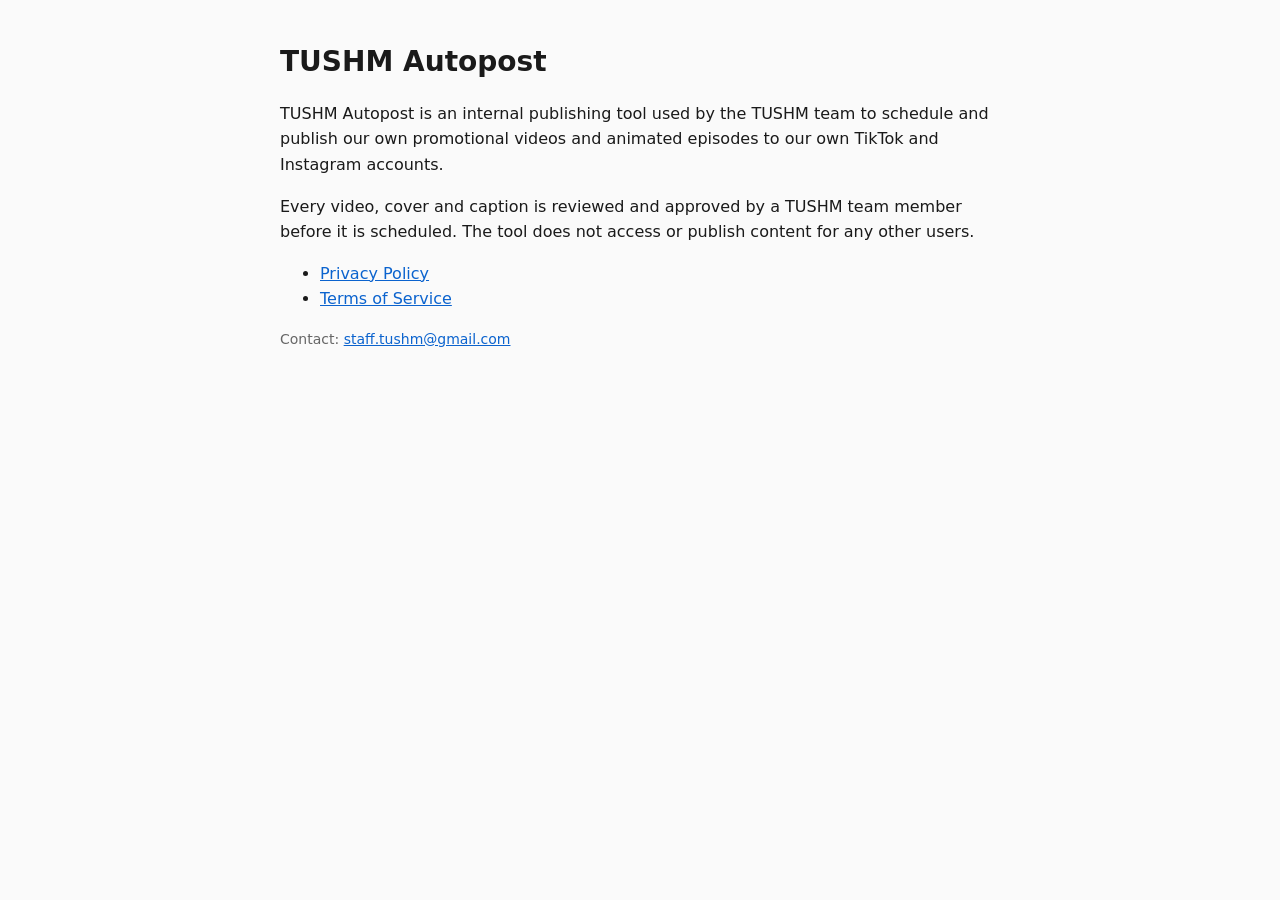
<file: index.html>
<!doctype html>
<html lang="en">
<head>
<meta charset="utf-8">
<meta name="viewport" content="width=device-width, initial-scale=1">
<title>TUSHM Autopost</title>
<link rel="stylesheet" href="style.css">
</head>
<body>
<main>
  <h1>TUSHM Autopost</h1>
  <p>TUSHM Autopost is an internal publishing tool used by the TUSHM team to schedule and publish
  our own promotional videos and animated episodes to our own TikTok and Instagram accounts.</p>
  <p>Every video, cover and caption is reviewed and approved by a TUSHM team member before it is
  scheduled. The tool does not access or publish content for any other users.</p>
  <ul>
    <li><a href="privacy.html">Privacy Policy</a></li>
    <li><a href="terms.html">Terms of Service</a></li>
  </ul>
  <p class="muted">Contact: <a href="mailto:staff.tushm@gmail.com">staff.tushm@gmail.com</a></p>
</main>
</body>
</html>
</file>
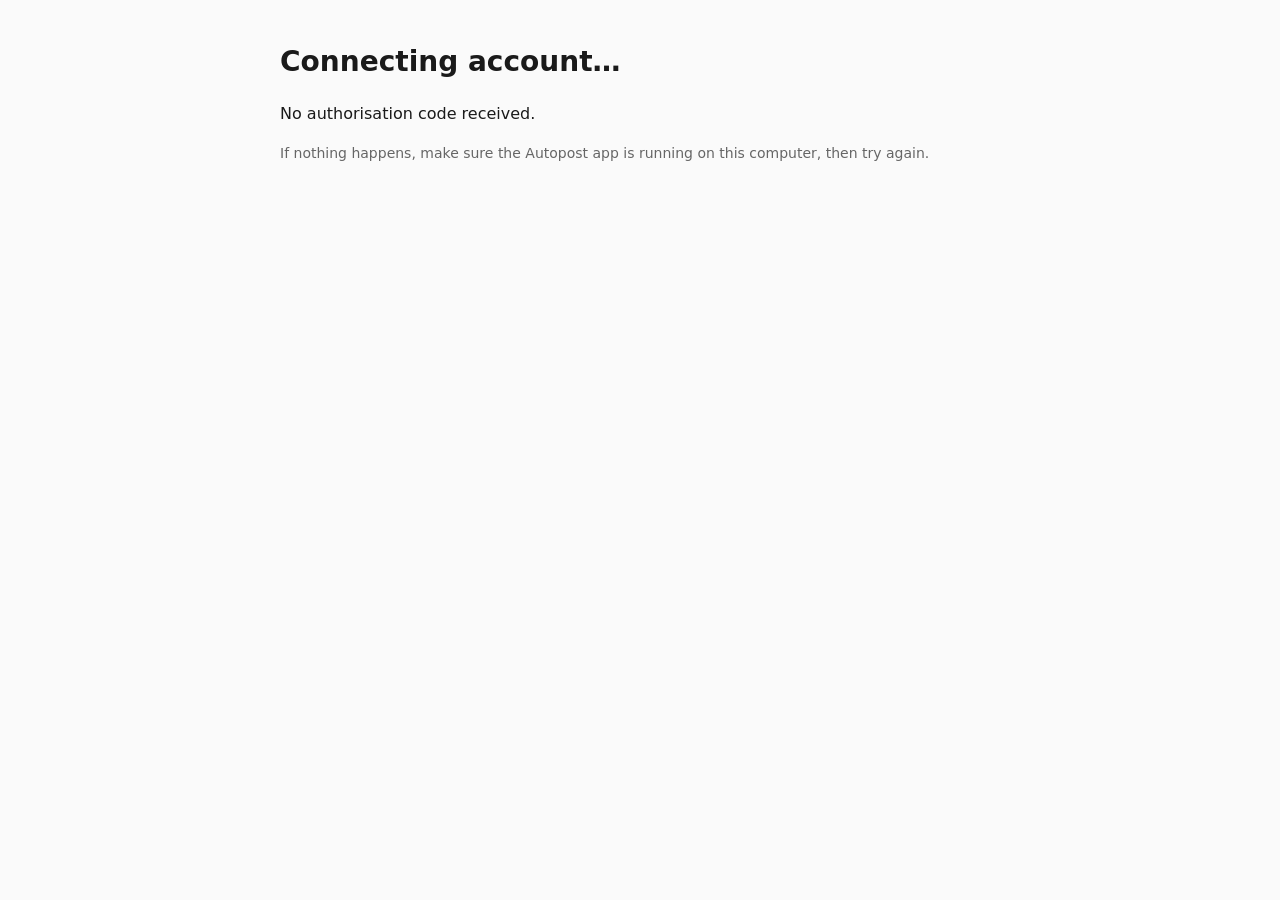
<file: callback.html>
<!doctype html>
<html lang="en">
<head>
<meta charset="utf-8">
<meta name="viewport" content="width=device-width, initial-scale=1">
<title>Connecting…</title>
<link rel="stylesheet" href="style.css">
</head>
<body>
<main>
  <h1>Connecting account…</h1>
  <p id="msg">Returning to TUSHM Autopost on this computer.</p>
  <p class="muted">If nothing happens, make sure the Autopost app is running on this computer, then try again.</p>
</main>
<script>
  // TikTok / Instagram redirect here (HTTPS). Hand the code to the local app.
  var q = location.search;
  if (/[?&](code|error)=/.test(q)) {
    location.replace('http://localhost:8787/oauth/callback' + q);
  } else {
    document.getElementById('msg').textContent = 'No authorisation code received.';
  }
</script>
</body>
</html>
</file>
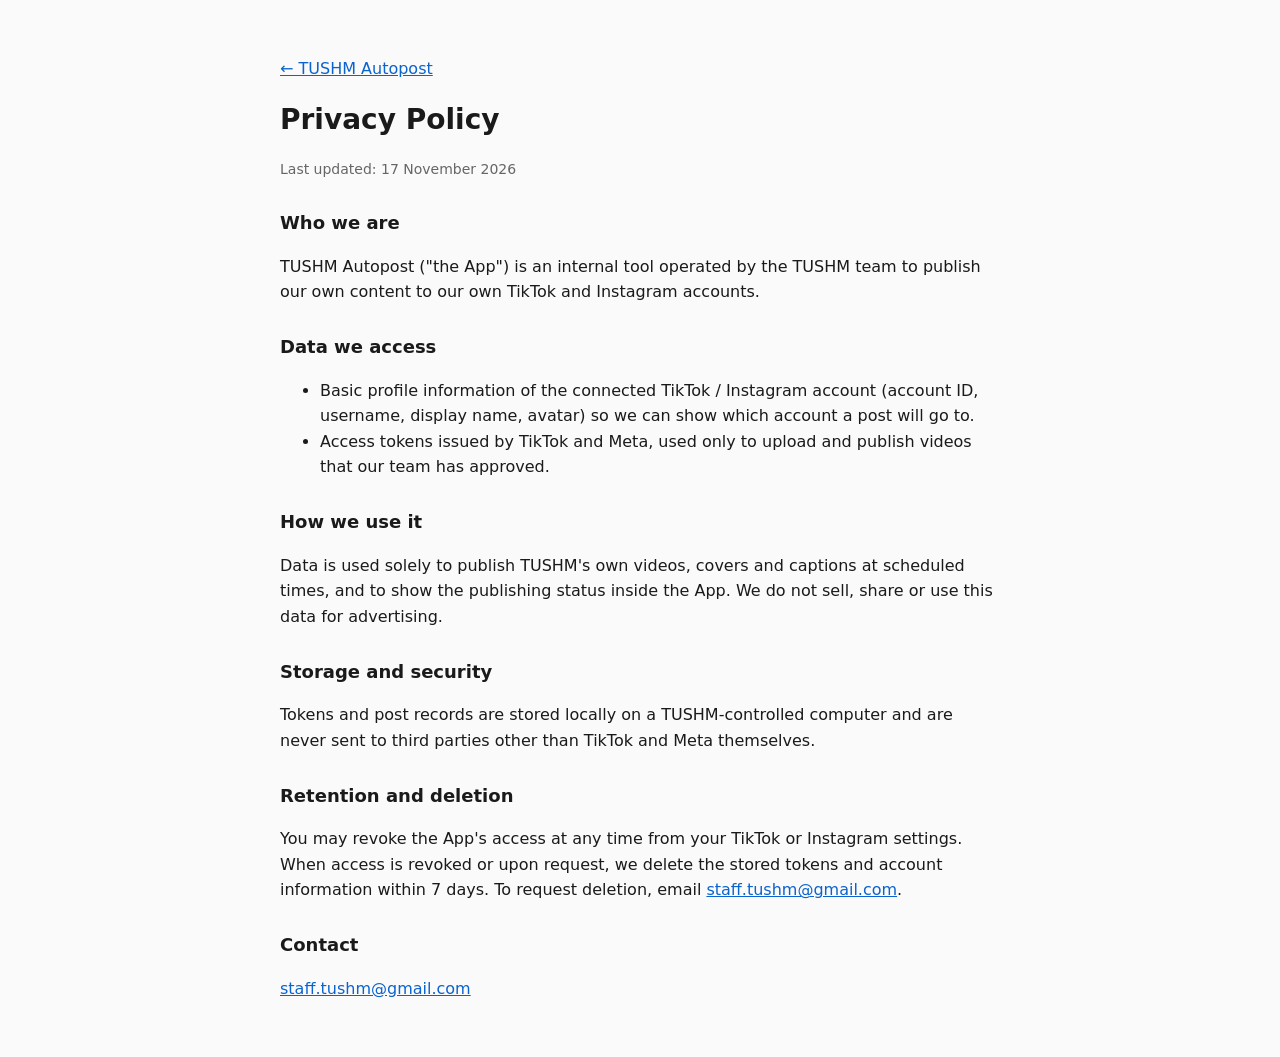
<file: privacy.html>
<!doctype html>
<html lang="en">
<head>
<meta charset="utf-8">
<meta name="viewport" content="width=device-width, initial-scale=1">
<title>Privacy Policy</title>
<link rel="stylesheet" href="style.css">
</head>
<body>
<main>
  <p><a href="index.html">&larr; TUSHM Autopost</a></p>
  <h1>Privacy Policy</h1>
  <p class="muted">Last updated: 17 November 2026</p>

  <h2>Who we are</h2>
  <p>TUSHM Autopost ("the App") is an internal tool operated by the TUSHM team to publish our own
  content to our own TikTok and Instagram accounts.</p>

  <h2>Data we access</h2>
  <ul>
    <li>Basic profile information of the connected TikTok / Instagram account (account ID, username,
    display name, avatar) so we can show which account a post will go to.</li>
    <li>Access tokens issued by TikTok and Meta, used only to upload and publish videos that our team
    has approved.</li>
  </ul>

  <h2>How we use it</h2>
  <p>Data is used solely to publish TUSHM's own videos, covers and captions at scheduled times, and to
  show the publishing status inside the App. We do not sell, share or use this data for advertising.</p>

  <h2>Storage and security</h2>
  <p>Tokens and post records are stored locally on a TUSHM-controlled computer and are never sent to
  third parties other than TikTok and Meta themselves.</p>

  <h2>Retention and deletion</h2>
  <p>You may revoke the App's access at any time from your TikTok or Instagram settings. When access is
  revoked or upon request, we delete the stored tokens and account information within 7 days.
  To request deletion, email <a href="mailto:staff.tushm@gmail.com">staff.tushm@gmail.com</a>.</p>

  <h2>Contact</h2>
  <p><a href="mailto:staff.tushm@gmail.com">staff.tushm@gmail.com</a></p>
</main>
</body>
</html>
</file>
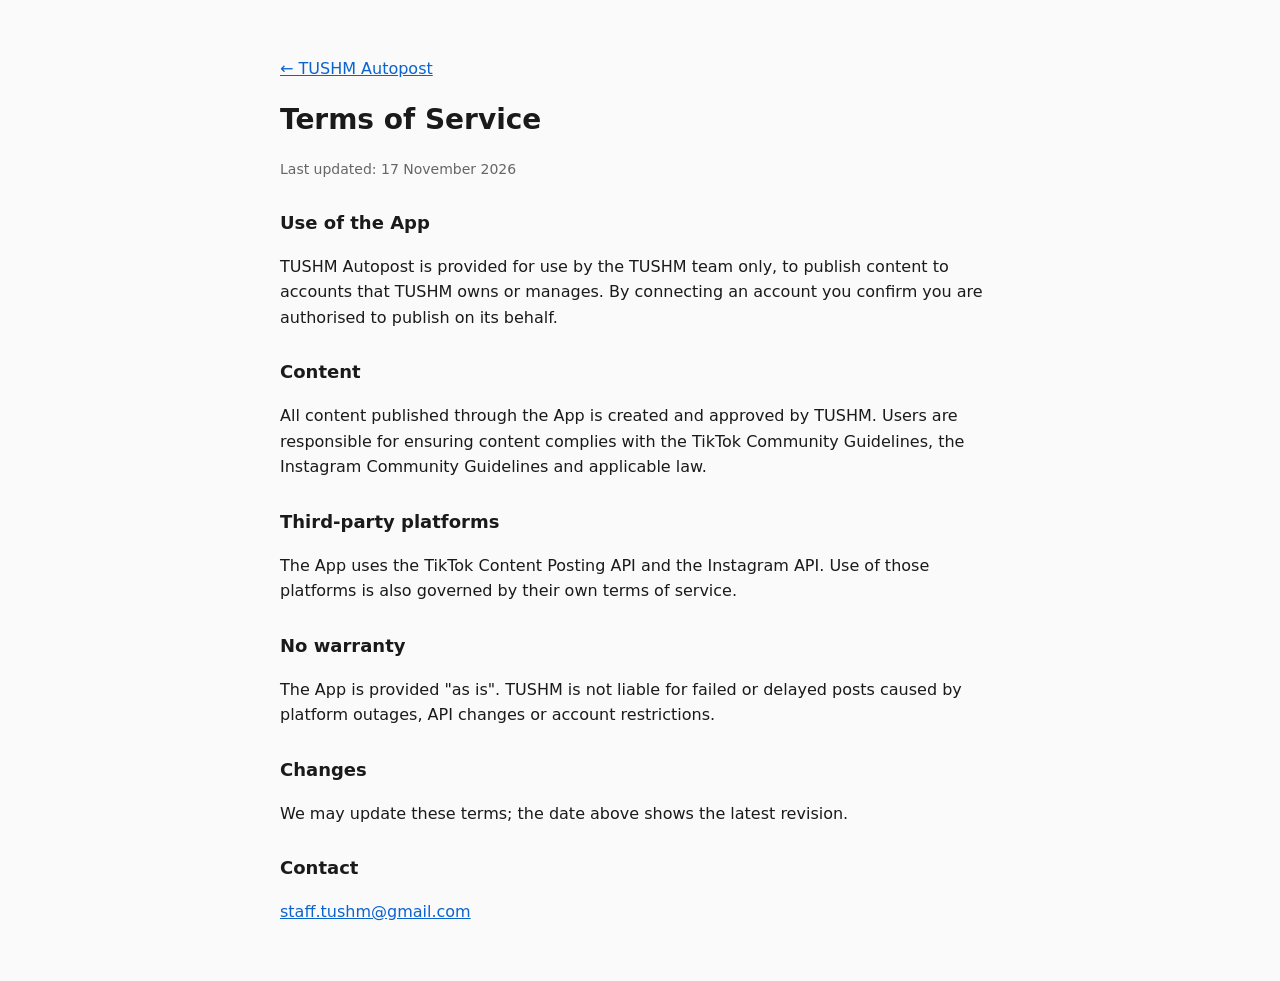
<file: terms.html>
<!doctype html>
<html lang="en">
<head>
<meta charset="utf-8">
<meta name="viewport" content="width=device-width, initial-scale=1">
<title>Terms of Service</title>
<link rel="stylesheet" href="style.css">
</head>
<body>
<main>
  <p><a href="index.html">&larr; TUSHM Autopost</a></p>
  <h1>Terms of Service</h1>
  <p class="muted">Last updated: 17 November 2026</p>

  <h2>Use of the App</h2>
  <p>TUSHM Autopost is provided for use by the TUSHM team only, to publish content to accounts that
  TUSHM owns or manages. By connecting an account you confirm you are authorised to publish on its
  behalf.</p>

  <h2>Content</h2>
  <p>All content published through the App is created and approved by TUSHM. Users are responsible for
  ensuring content complies with the TikTok Community Guidelines, the Instagram Community Guidelines
  and applicable law.</p>

  <h2>Third-party platforms</h2>
  <p>The App uses the TikTok Content Posting API and the Instagram API. Use of those platforms is also
  governed by their own terms of service.</p>

  <h2>No warranty</h2>
  <p>The App is provided "as is". TUSHM is not liable for failed or delayed posts caused by platform
  outages, API changes or account restrictions.</p>

  <h2>Changes</h2>
  <p>We may update these terms; the date above shows the latest revision.</p>

  <h2>Contact</h2>
  <p><a href="mailto:staff.tushm@gmail.com">staff.tushm@gmail.com</a></p>
</main>
</body>
</html>
</file>
<file: style.css>
body { margin: 0; font: 16px/1.6 system-ui, -apple-system, "Segoe UI", sans-serif; color: #1a1a1a; background: #fafafa; }
main { max-width: 720px; margin: 0 auto; padding: 40px 16px; }
h1 { font-size: 28px; margin: 0 0 16px; }
h2 { font-size: 18px; margin: 28px 0 8px; }
a { color: #0b63ce; }
.muted { color: #666; font-size: 14px; }
</file>
